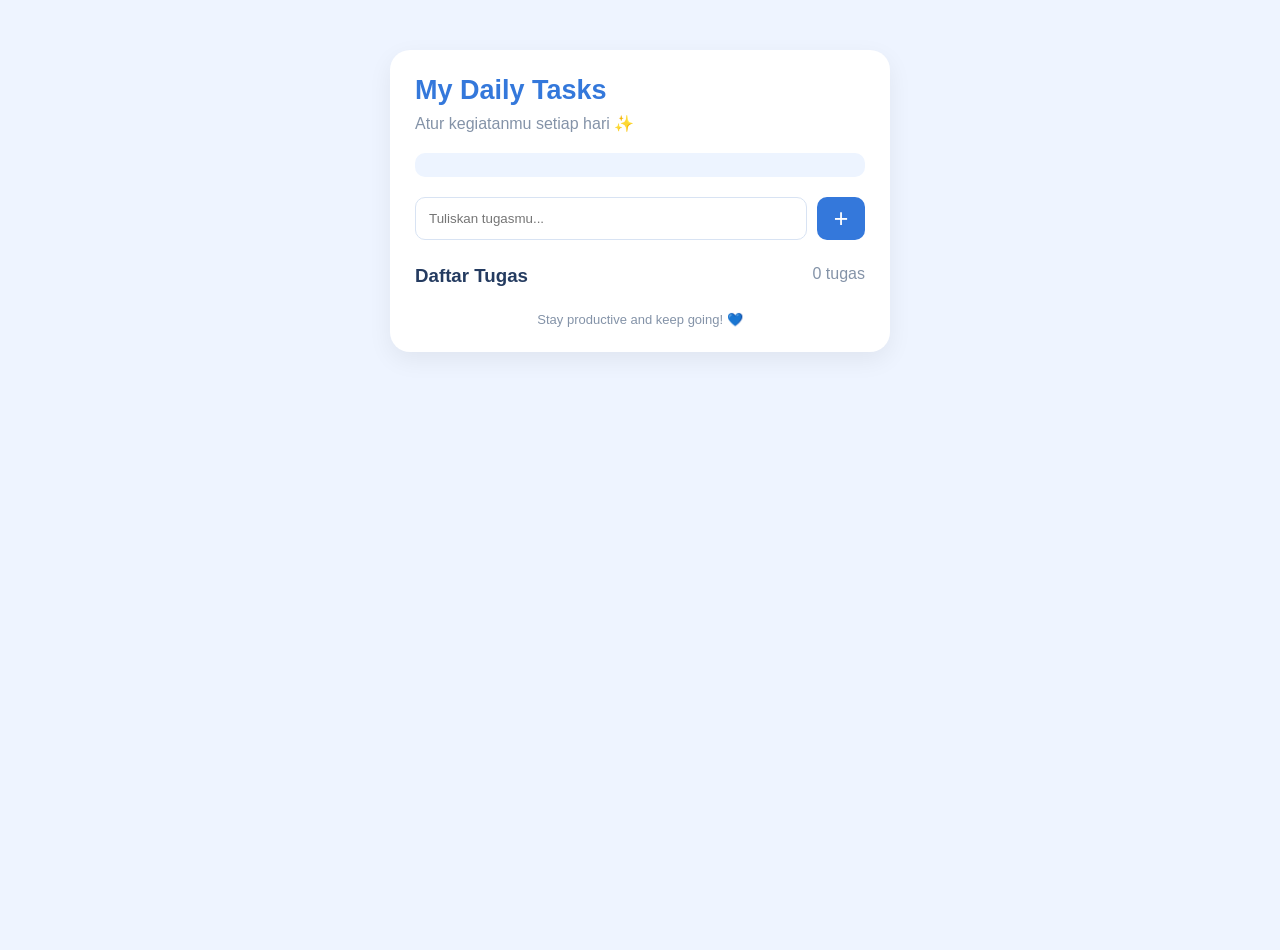
<file: index.html>
<!DOCTYPE html>
<html lang="id">
<head>
    <meta charset="UTF-8">
    <meta name="viewport" content="width=device-width, initial-scale=1.0">
    <title>My Daily Tasks</title>
    <link rel="stylesheet" href="style.css">
</head>
<body>

    <div class="container">
        <header>
            <h1>My Daily Tasks</h1>
            <p>Atur kegiatanmu setiap hari ✨</p>
        </header>

        <div class="date" id="tanggal"></div>

        <div class="input-area">
            <input
                type="text"
                id="taskInput"
                placeholder="Tuliskan tugasmu..."
            >
            <button onclick="tambahTugas()">+</button>
        </div>

        <div class="task-info">
            <h3>Daftar Tugas</h3>
            <span id="jumlah">0 tugas</span>
        </div>

        <ul id="taskList"></ul>

        <div class="footer">
            <p>Stay productive and keep going! 💙</p>
        </div>
    </div>

    <script src="script.js"></script>
</body>
</html>
</file>
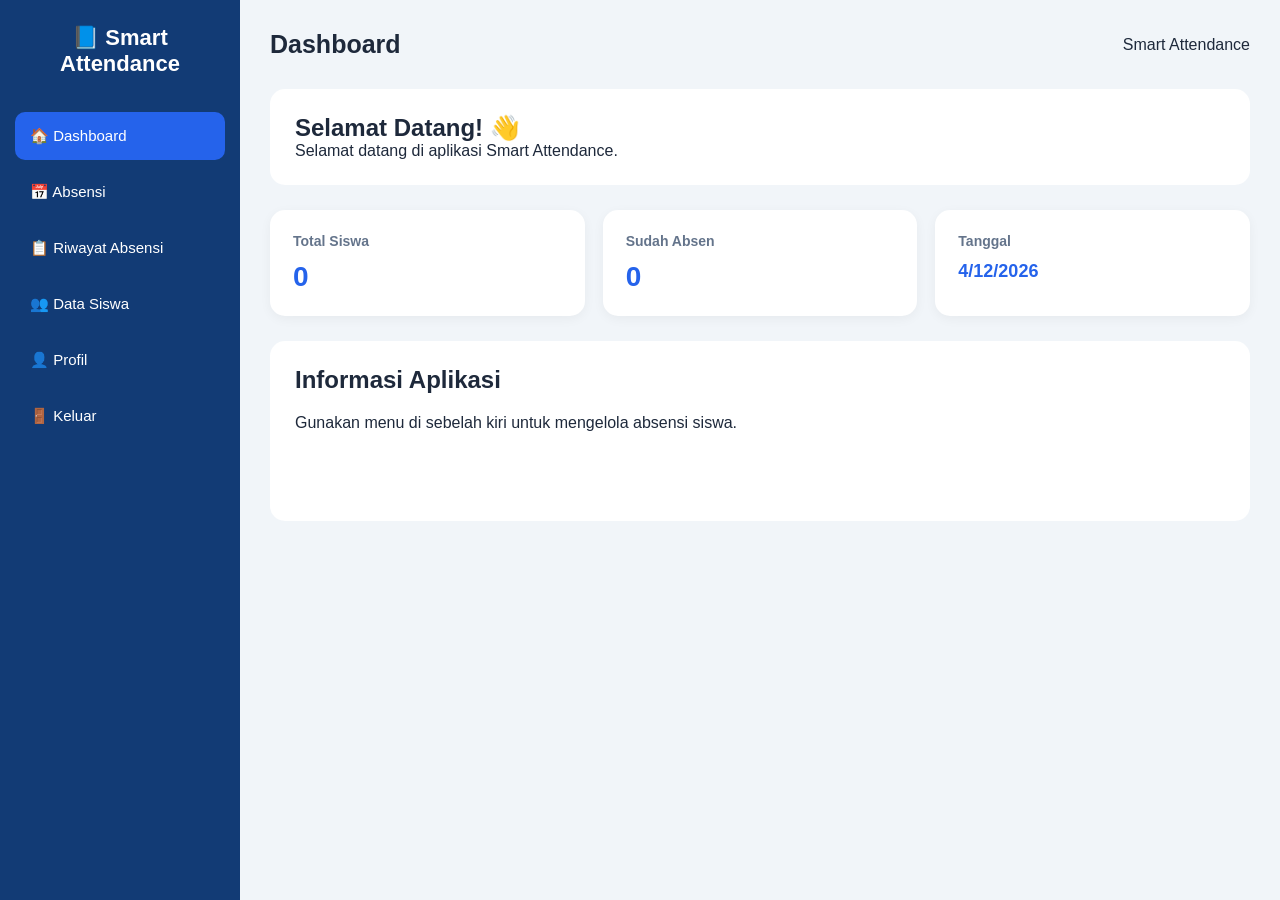
<file: dashboard.html>
<!DOCTYPE html>
<html lang="id">
<head>
<meta charset="UTF-8">
<meta name="viewport" content="width=device-width, initial-scale=1.0">
<title>Smart Attendance - Dashboard</title>

<style>
* {
    margin: 0;
    padding: 0;
    box-sizing: border-box;
    font-family: Arial, sans-serif;
}

body {
    background: #f1f5f9;
    color: #1e293b;
}

.sidebar {
    width: 240px;
    height: 100vh;
    background: #123b75;
    color: white;
    position: fixed;
    padding: 25px 15px;
}

.logo {
    font-size: 22px;
    font-weight: bold;
    margin-bottom: 35px;
    text-align: center;
}

.menu {
    display: block;
    width: 100%;
    padding: 15px;
    margin: 8px 0;
    border: none;
    border-radius: 10px;
    background: transparent;
    color: white;
    text-align: left;
    font-size: 15px;
    cursor: pointer;
}

.menu:hover, .menu.active {
    background: #2563eb;
}

.main {
    margin-left: 240px;
    padding: 30px;
}

.header {
    display: flex;
    justify-content: space-between;
    align-items: center;
    margin-bottom: 30px;
}

.header h1 {
    font-size: 25px;
}

.welcome {
    background: white;
    padding: 25px;
    border-radius: 15px;
    margin-bottom: 25px;
}

.cards {
    display: grid;
    grid-template-columns: repeat(auto-fit, minmax(170px, 1fr));
    gap: 18px;
    margin-bottom: 25px;
}

.card {
    background: white;
    padding: 23px;
    border-radius: 15px;
    box-shadow: 0 3px 12px #0000000c;
}

.card h3 {
    color: #64748b;
    font-size: 14px;
    margin-bottom: 12px;
}

.card p {
    font-size: 28px;
    font-weight: bold;
    color: #2563eb;
}

.content {
    background: white;
    border-radius: 15px;
    padding: 25px;
    min-height: 180px;
}

.content h2 {
    margin-bottom: 20px;
}

button.action {
    background: #2563eb;
    color: white;
    border: none;
    padding: 12px 20px;
    border-radius: 8px;
    cursor: pointer;
    margin-top: 12px;
}

input {
    padding: 12px;
    width: 100%;
    max-width: 350px;
    border: 1px solid #cbd5e1;
    border-radius: 8px;
    margin: 8px 0;
}

table {
    width: 100%;
    border-collapse: collapse;
}

td, th {
    padding: 12px;
    border-bottom: 1px solid #e2e8f0;
    text-align: left;
}

@media(max-width: 650px) {
    .sidebar {
        width: 100%;
        height: auto;
        position: relative;
    }

    .logo {
        margin-bottom: 15px;
    }

    .menu {
        display: inline-block;
        width: auto;
        padding: 10px;
        font-size: 13px;
    }

    .main {
        margin-left: 0;
        padding: 18px;
    }
}
</style>
</head>

<body>

<div class="sidebar">
    <div class="logo">📘 Smart Attendance</div>

    <button class="menu active" onclick="showPage('dashboard', this)">🏠 Dashboard</button>
    <button class="menu" onclick="showPage('absensi', this)">📅 Absensi</button>
    <button class="menu" onclick="showPage('riwayat', this)">📋 Riwayat Absensi</button>
    <button class="menu" onclick="showPage('siswa', this)">👥 Data Siswa</button>
    <button class="menu" onclick="showPage('profil', this)">👤 Profil</button>
    <button class="menu" onclick="logout()">🚪 Keluar</button>
</div>

<div class="main">

    <div class="header">
        <h1>Dashboard</h1>
        <span>Smart Attendance</span>
    </div>

    <div id="page">
        <div class="welcome">
            <h2>Selamat Datang! 👋</h2>
            <p>Selamat datang di aplikasi Smart Attendance.</p>
        </div>

        <div class="cards">
            <div class="card">
                <h3>Total Siswa</h3>
                <p id="totalSiswa">0</p>
            </div>

            <div class="card">
                <h3>Sudah Absen</h3>
                <p id="totalAbsen">0</p>
            </div>

            <div class="card">
                <h3>Tanggal</h3>
                <p id="tanggal" style="font-size:18px">-</p>
            </div>
        </div>

        <div class="content">
            <h2>Informasi Aplikasi</h2>
            <p>Gunakan menu di sebelah kiri untuk mengelola absensi siswa.</p>
        </div>
    </div>

</div>

<script>
let siswa = JSON.parse(localStorage.getItem("daftarSiswa") || "[]");
let absensi = JSON.parse(localStorage.getItem("dataAbsensi") || "[]");

function showPage(page, button) {
    document.querySelectorAll(".menu").forEach(btn => {
        btn.classList.remove("active");
    });

    button.classList.add("active");

    const area = document.getElementById("page");

    if (page === "dashboard") {
        area.innerHTML = `
        <div class="welcome">
            <h2>Selamat Datang! 👋</h2>
            <p>Selamat menggunakan Smart Attendance.</p>
        </div>
        <div class="cards">
            <div class="card">
                <h3>Total Siswa</h3>
                <p>${siswa.length}</p>
            </div>
            <div class="card">
                <h3>Sudah Absen</h3>
                <p>${absensi.length}</p>
            </div>
            <div class="card">
                <h3>Tanggal</h3>
                <p style="font-size:18px">${new Date().toLocaleDateString("id-ID")}</p>
            </div>
        </div>
        <div class="content">
            <h2>Informasi Aplikasi</h2>
            <p>Kelola absensi siswa melalui menu yang tersedia.</p>
        </div>`;
    }

    if (page === "absensi") {
        area.innerHTML = `
        <div class="content">
            <h2>📅 Form Absensi</h2>
            <p>Masukkan nama siswa:</p>
            <input id="namaAbsen" placeholder="Nama siswa">
            <br>
            <button class="action" onclick="simpanAbsen()">Simpan Absensi</button>
        </div>`;
    }

    if (page === "riwayat") {
        let rows = absensi.map((item, i) =>
            `<tr><td>${i+1}</td><td>${item.nama}</td><td>${item.tanggal}</td></tr>`
        ).join("");

        area.innerHTML = `
        <div class="content">
            <h2>📋 Riwayat Absensi</h2>
            <table>
                <tr><th>No</th><th>Nama</th><th>Tanggal</th></tr>
                ${rows || "<tr><td colspan='3'>Belum ada data absensi</td></tr>"}
            </table>
        </div>`;
    }

    if (page === "siswa") {
        area.innerHTML = `
        <div class="content">
            <h2>👥 Data Siswa</h2>
            <input id="namaSiswa" placeholder="Masukkan nama siswa">
            <br>
            <button class="action" onclick="tambahSiswa()">Tambah Siswa</button>
            <br><br>
            <div id="daftar"></div>
        </div>`;

        tampilSiswa();
    }

    if (page === "profil") {
        area.innerHTML = `
        <div class="content">
            <h2>👤 Profil Pengguna</h2>
            <p>Aplikasi: Smart Attendance</p>
            <p>Versi: 1.0</p>
            <p>Status: Aktif</p>
        </div>`;
    }
}

function simpanAbsen() {
    const nama = document.getElementById("namaAbsen").value.trim();

    if (!nama) {
        alert("Masukkan nama siswa terlebih dahulu!");
        return;
    }

    absensi.push({
        nama: nama,
        tanggal: new Date().toLocaleString("id-ID")
    });

    localStorage.setItem("dataAbsensi", JSON.stringify(absensi));
    alert("Absensi berhasil disimpan!");
    showPage("dashboard", document.querySelector(".menu"));
}

function tambahSiswa() {
    const nama = document.getElementById("namaSiswa").value.trim();

    if (!nama) {
        alert("Masukkan nama siswa!");
        return;
    }

    siswa.push(nama);
    localStorage.setItem("daftarSiswa", JSON.stringify(siswa));
    tampilSiswa();
    document.getElementById("namaSiswa").value = "";
}

function tampilSiswa() {
    document.getElementById("daftar").innerHTML =
        siswa.map((nama, i) =>
            `<p>${i+1}. ${nama}</p>`
        ).join("") || "Belum ada siswa.";
}

function logout() {
    if (confirm("Yakin ingin keluar?")) {
        localStorage.removeItem("currentUser");
        window.location.href = "index.html";
    }
}

document.getElementById("tanggal").textContent =
    new Date().toLocaleDateString("id-ID");
document.getElementById("totalSiswa").textContent = siswa.length;
document.getElementById("totalAbsen").textContent = absensi.length;
</script>

</body>
</html>
</file>
<file: style.css>
* {
    margin: 0;
    padding: 0;
    box-sizing: border-box;
    font-family: Arial, sans-serif;
}

body {
    background: #eef4ff;
    min-height: 100vh;
    color: #243b60;
}

.container {
    width: 90%;
    max-width: 500px;
    margin: 50px auto;
    background: white;
    padding: 25px;
    border-radius: 20px;
    box-shadow: 0 8px 25px #00000010;
}

header {
    margin-bottom: 20px;
}

header h1 {
    color: #3478db;
    font-size: 27px;
}

header p {
    color: #8493a8;
    margin-top: 8px;
}

.date {
    background: #edf4ff;
    padding: 12px;
    border-radius: 10px;
    margin-bottom: 20px;
    color: #3478db;
}

.input-area {
    display: flex;
    gap: 10px;
}

.input-area input {
    flex: 1;
    padding: 13px;
    border: 1px solid #d8e3f3;
    border-radius: 10px;
    outline: none;
}

.input-area button {
    width: 48px;
    border: none;
    background: #3478db;
    color: white;
    font-size: 25px;
    border-radius: 10px;
    cursor: pointer;
}

.task-info {
    display: flex;
    justify-content: space-between;
    margin: 25px 0 15px;
}

.task-info span {
    color: #8493a8;
}

#taskList {
    list-style: none;
}

.task {
    display: flex;
    align-items: center;
    gap: 10px;
    padding: 14px;
    background: #f5f8ff;
    border-radius: 10px;
    margin-bottom: 10px;
}

.task span {
    flex: 1;
    overflow-wrap: anywhere;
}

.task.done span {
    text-decoration: line-through;
    color: #9aa6b5;
}

.task button {
    background: #ffeded;
    color: #e05252;
    border: none;
    padding: 8px;
    border-radius: 7px;
    cursor: pointer;
}

.footer {
    text-align: center;
    margin-top: 25px;
    color: #8493a8;
    font-size: 13px;
}
</file>
